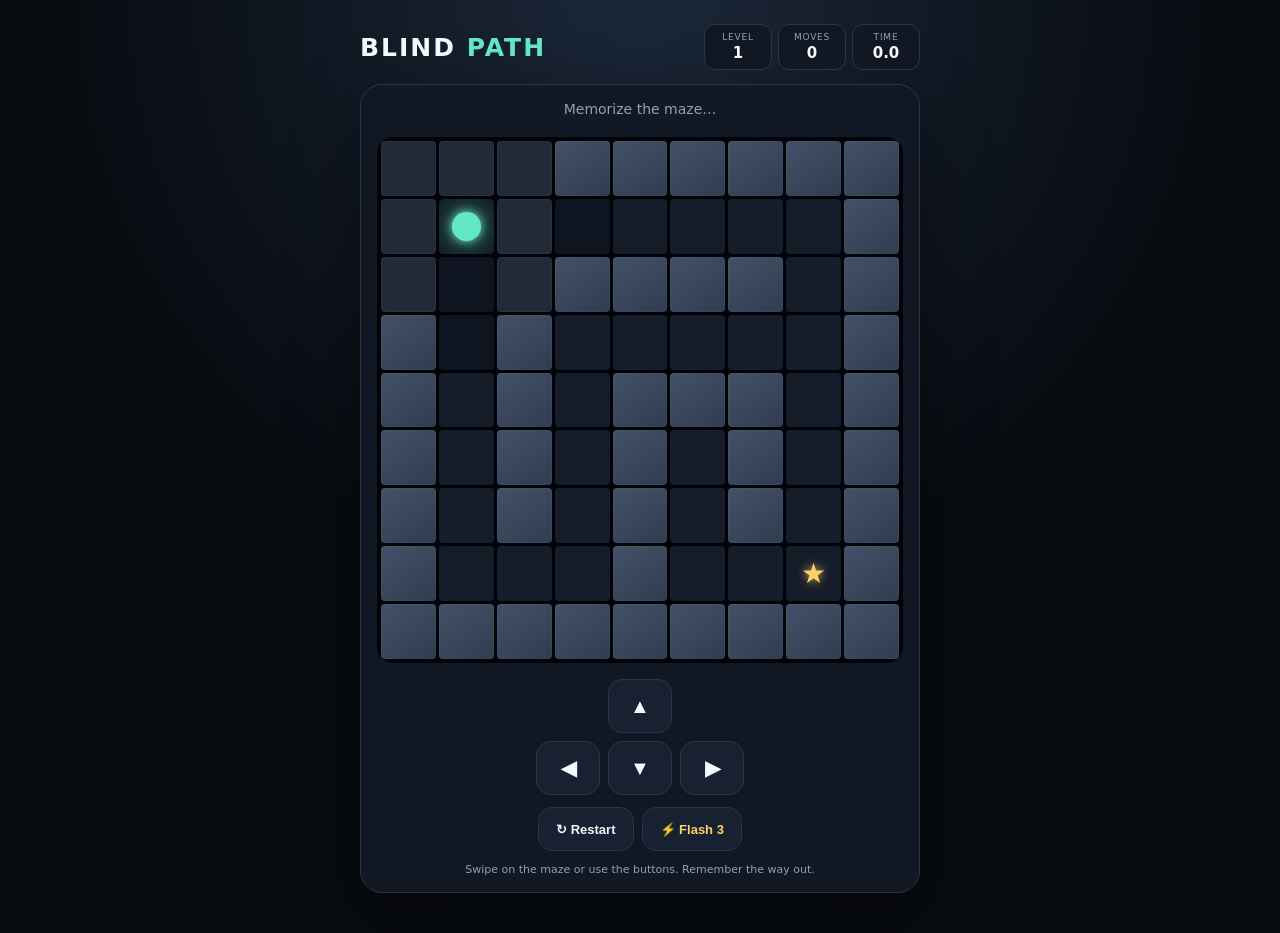
<file: backupindex.html>
<!DOCTYPE html>
<html lang="en">
<head>
<meta charset="UTF-8">
<meta name="viewport" content="width=device-width, initial-scale=1, viewport-fit=cover">
<meta name="theme-color" content="#080b10">
<title>Blind Path</title>
<style>
:root{
  --bg:#080b10;
  --panel:#121824;
  --panel2:#182131;
  --border:#2a3547;
  --text:#f4f7fb;
  --muted:#91a0b5;
  --accent:#62e6c5;
  --goal:#ffd166;
  --wall:#39465a;
  --floor:#151d2a;
  --unknown:#030509;
}
*{box-sizing:border-box}
html,body{margin:0;min-height:100%;width:100%}
body{
  min-height:100vh;
  background:radial-gradient(circle at 50% 0%,#1b2739 0%,#080b10 52%);
  color:var(--text);
  font-family:system-ui,-apple-system,"Segoe UI",Roboto,Arial,sans-serif;
  display:flex;
  justify-content:center;
  align-items:flex-start;
  padding:24px 14px 40px;
  user-select:none;
  -webkit-user-select:none;
}
.app{width:100%;max-width:560px;margin:0 auto}
.header{
  display:flex;
  align-items:center;
  justify-content:space-between;
  gap:12px;
  margin-bottom:14px;
}
.logo{
  font-size:25px;
  line-height:1;
  font-weight:900;
  letter-spacing:2px;
  white-space:nowrap;
}
.logo span{color:var(--accent)}
.stats{display:flex;gap:6px;flex:0 0 auto}
.stat{
  width:68px;
  padding:7px 5px;
  border:1px solid var(--border);
  border-radius:11px;
  background:rgba(18,24,36,.94);
  text-align:center;
}
.stat small{
  display:block;
  color:var(--muted);
  font-size:9px;
  letter-spacing:.8px;
}
.stat strong{display:block;margin-top:2px;font-size:15px}
.card{
  background:rgba(18,24,36,.96);
  border:1px solid var(--border);
  border-radius:22px;
  padding:16px;
  box-shadow:0 24px 70px rgba(0,0,0,.42);
}
.message{
  min-height:24px;
  margin:0 0 12px;
  text-align:center;
  color:var(--muted);
  font-size:14px;
}
.maze{
  width:100%;
  aspect-ratio:1/1;
  display:grid;
  gap:3px;
  padding:4px;
  background:#020307;
  border-radius:16px;
  overflow:hidden;
  touch-action:none;
}
.cell{
  position:relative;
  min-width:0;
  min-height:0;
  border-radius:4px;
  background:var(--floor);
  overflow:hidden;
}
.cell.wall{
  background:linear-gradient(145deg,#435168,#303c50);
  box-shadow:inset 0 0 0 1px rgba(255,255,255,.035);
}
.cell.explored{
  background:#0e1520;
}
.cell.explored.wall{
  background:#202a39;
}
.cell.player{z-index:5}
.cell.player::before{
  content:"";
  position:absolute;
  inset:-70%;
  border-radius:50%;
  background:radial-gradient(circle,rgba(98,230,197,.22) 0%,rgba(98,230,197,.07) 28%,transparent 65%);
}
.cell.player::after{
  content:"";
  position:absolute;
  width:52%;
  height:52%;
  left:24%;
  top:24%;
  border-radius:50%;
  background:var(--accent);
  box-shadow:0 0 9px rgba(98,230,197,.95),0 0 24px rgba(98,230,197,.5);
  animation:pulse 1.5s ease-in-out infinite;
}
@keyframes pulse{50%{transform:scale(1.1)}}
.cell.goal::after{
  content:"★";
  position:absolute;
  inset:0;
  display:grid;
  place-items:center;
  color:var(--goal);
  font-size:clamp(15px,5vw,28px);
  text-shadow:0 0 10px rgba(255,209,102,.8);
}
.cell.unknown{
  background:var(--unknown)!important;
}
.cell.unknown::before,.cell.unknown::after{display:none!important}
.controls{
  width:max-content;
  margin:16px auto 0;
  display:grid;
  grid-template-columns:repeat(3,64px);
  grid-template-rows:repeat(2,54px);
  gap:8px;
}
button{
  border:1px solid var(--border);
  background:var(--panel2);
  color:var(--text);
  border-radius:14px;
  cursor:pointer;
  -webkit-tap-highlight-color:transparent;
}
button:active{transform:scale(.94)}
.direction{font-size:20px;font-weight:800}
.actions{display:flex;justify-content:center;gap:8px;margin-top:12px}
.action{min-height:44px;padding:0 17px;font-size:13px;font-weight:700}
.action.flash{color:var(--goal)}
.help{text-align:center;color:var(--muted);font-size:11px;margin:12px 0 0}
.overlay{
  position:fixed;
  inset:0;
  display:none;
  align-items:center;
  justify-content:center;
  padding:20px;
  background:rgba(2,4,7,.8);
  backdrop-filter:blur(7px);
  z-index:20;
}
.overlay.show{display:flex}
.modal{
  width:min(370px,100%);
  padding:28px 22px;
  border:1px solid var(--border);
  border-radius:24px;
  background:var(--panel);
  text-align:center;
  box-shadow:0 30px 90px rgba(0,0,0,.55);
}
.modal h2{margin:0;font-size:24px}
.stars{margin:10px 0;color:var(--goal);font-size:38px;letter-spacing:4px}
.details{color:var(--muted);font-size:13px;margin:0 0 18px}
.primary{
  width:100%;
  min-height:48px;
  border:0;
  background:var(--accent);
  color:#06110e;
  font-size:14px;
  font-weight:900;
}
@media(max-width:430px){
  body{padding:12px 9px 28px}
  .logo{font-size:20px}
  .stats{gap:4px}
  .stat{width:57px}
  .stat small{font-size:8px}
  .stat strong{font-size:14px}
  .card{padding:11px;border-radius:18px}
  .controls{grid-template-columns:repeat(3,58px);grid-template-rows:repeat(2,50px)}
}
</style>
</head>
<body>
<main class="app">
  <header class="header">
    <div class="logo">BLIND <span>PATH</span></div>
    <div class="stats">
      <div class="stat"><small>LEVEL</small><strong id="level">1</strong></div>
      <div class="stat"><small>MOVES</small><strong id="moves">0</strong></div>
      <div class="stat"><small>TIME</small><strong id="time">0.0</strong></div>
    </div>
  </header>

  <section class="card">
    <div class="message" id="message">Memorize the maze…</div>
    <div class="maze" id="maze"></div>

    <div class="controls">
      <div></div>
      <button class="direction" data-dir="up">▲</button>
      <div></div>
      <button class="direction" data-dir="left">◀</button>
      <button class="direction" data-dir="down">▼</button>
      <button class="direction" data-dir="right">▶</button>
    </div>

    <div class="actions">
      <button class="action" id="restart">↻ Restart</button>
      <button class="action flash" id="flash">⚡ Flash <span id="flashCount">3</span></button>
    </div>

    <p class="help">Swipe on the maze or use the buttons. Remember the way out.</p>
  </section>
</main>

<div class="overlay" id="overlay">
  <div class="modal">
    <h2 id="resultTitle">Level Complete!</h2>
    <div class="stars" id="resultStars">★★★</div>
    <p class="details" id="resultDetails"></p>
    <button class="primary" id="next">Next Level</button>
  </div>
</div>

<script>
"use strict";

const TOTAL_LEVELS = 120;

function generateMaze(level) {
  // Difficulty increases gradually
  const difficulty = Math.min(level, 120);

  let size;

  if (difficulty <= 10) {
    size = 9;
  } else if (difficulty <= 30) {
    size = 11;
  } else if (difficulty <= 60) {
    size = 13;
  } else if (difficulty <= 90) {
    size = 15;
  } else {
    size = 17;
  }

  // Create completely closed maze
  const maze = Array.from(
    {length:size},
    () => Array(size).fill("#")
  );

  // Randomized DFS maze generation
  const stack = [[1,1]];
  maze[1][1] = ".";

  const directions = [
    [-2,0],
    [2,0],
    [0,-2],
    [0,2]
  ];

  while(stack.length){
    const current = stack[stack.length - 1];
    const [r,c] = current;

    const possible = directions
      .map(([dr,dc]) => [r+dr,c+dc,dr,dc])
      .filter(([nr,nc]) =>
        nr > 0 &&
        nr < size-1 &&
        nc > 0 &&
        nc < size-1 &&
        maze[nr][nc] === "#"
      );

    if(!possible.length){
      stack.pop();
      continue;
    }

    const [nr,nc,dr,dc] =
      possible[Math.floor(Math.random()*possible.length)];

    maze[r + dr/2][c + dc/2] = ".";
    maze[nr][nc] = ".";

    stack.push([nr,nc]);
  }

  // Start and goal
  maze[1][1] = "S";
  maze[size-2][size-2] = "G";

  return maze.map(row => row.join(""));
}

const SETTINGS = [
  {preview:4000, vision:2, flashes:3}, // 1
  {preview:3800, vision:2, flashes:3}, // 2
  {preview:3600, vision:2, flashes:3}, // 3
  {preview:3400, vision:2, flashes:3}, // 4
  {preview:3200, vision:2, flashes:2}, // 5

  {preview:3000, vision:2, flashes:2}, // 6
  {preview:2900, vision:2, flashes:2}, // 7
  {preview:2800, vision:2, flashes:2}, // 8
  {preview:2700, vision:2, flashes:2}, // 9
  {preview:2600, vision:2, flashes:2}, // 10

  {preview:2500, vision:1, flashes:2}, // 11
  {preview:2400, vision:1, flashes:2}, // 12
  {preview:2300, vision:1, flashes:2}, // 13
  {preview:2200, vision:1, flashes:2}, // 14
  {preview:2100, vision:1, flashes:2}, // 15

  {preview:2000, vision:1, flashes:2}  // 16+
];

const $ = id => document.getElementById(id);
const mazeEl=$("maze"), messageEl=$("message"), levelEl=$("level"),
      movesEl=$("moves"), timeEl=$("time"), flashCountEl=$("flashCount"),
      overlay=$("overlay"), resultTitle=$("resultTitle"), resultStars=$("resultStars"),
      resultDetails=$("resultDetails"), nextBtn=$("next");

let levelIndex=0, grid=[], rows=0, cols=0;
let start={r:0,c:0}, goal={r:0,c:0}, player={r:0,c:0};
let explored=new Set(), moves=0, flashes=3, preview=true, running=false, complete=false;
let startTime=0, timer=null, previewToken=0;

function loadLevel(){
  clearInterval(timer);
  previewToken++;
  const token=previewToken;
  const cfg=SETTINGS[levelIndex] || SETTINGS[0];

  moves=0; flashes=cfg.flashes; preview=true; running=false; complete=false;
  parseLevel(generateMaze(levelIndex + 1));
  player={...start};
  explored=new Set();
  reveal(player.r,player.c,cfg.vision);
  updateStats();
  timeEl.textContent="0.0";
  messageEl.textContent="Memorize the maze…";
  render();

  setTimeout(()=>{
    if(token!==previewToken || complete) return;
    preview=false; running=true; startTime=Date.now();
    messageEl.textContent="Find the exit. Trust your memory.";
    timer=setInterval(updateTimer,100);
    render();
  },cfg.preview);
}

function parseLevel(lines){
  rows=lines.length;
  cols=Math.max(...lines.map(s=>s.length));
  grid=lines.map(s=>s.padEnd(cols,"#").split(""));
  start={r:0,c:0}; goal={r:rows-1,c:cols-1};

  for(let r=0;r<rows;r++){
    for(let c=0;c<cols;c++){
      if(grid[r][c]==="S"){start={r,c};grid[r][c]="."}
      if(grid[r][c]==="G"){goal={r,c};grid[r][c]="."}
    }
  }
}

function inside(r,c){return r>=0 && r<rows && c>=0 && c<cols}
function wall(r,c){return !inside(r,c) || grid[r][c]==="#"}
function key(r,c){return r+","+c}


function render(){
  mazeEl.style.gridTemplateColumns=`repeat(${cols}, minmax(0,1fr))`;
  mazeEl.style.gridTemplateRows=`repeat(${rows}, minmax(0,1fr))`;
  mazeEl.innerHTML="";

  for(let r=0;r<rows;r++){
    for(let c=0;c<cols;c++){
      const cell=document.createElement("div");
      cell.className="cell";

      const isWall=grid[r][c]==="#";
      const isPlayer=r===player.r && c===player.c;
      const isGoal=r===goal.r && c===goal.c;

      if(isWall) cell.classList.add("wall");
      if(explored.has(key(r,c))) cell.classList.add("explored");
      if(isGoal) cell.classList.add("goal");
      if(isPlayer) cell.classList.add("player");

      if(!preview && !explored.has(key(r,c))) cell.classList.add("unknown");

      mazeEl.appendChild(cell);
    }
  }
}

function updateStats(){
  levelEl.textContent=levelIndex+1;
  movesEl.textContent=moves;
  flashCountEl.textContent=flashes;
}

function updateTimer(){
  if(!running) return;
  timeEl.textContent=((Date.now()-startTime)/1000).toFixed(1);
}

function move(dir){
  if(!running || preview || complete) return;

  const d={
    up:[-1,0], down:[1,0], left:[0,-1], right:[0,1]
  }[dir];
  if(!d) return;

  const nr=player.r+d[0], nc=player.c+d[1];

  if(wall(nr,nc)){
    messageEl.textContent="Blocked! Remember the path.";
    return;
  }

  player={r:nr,c:nc};
  moves++;
  reveal(player.r,player.c,(SETTINGS[levelIndex]||SETTINGS[0]).vision);
  updateStats();
  render();

  if(player.r===goal.r && player.c===goal.c) finish();
}

function finish(){
  complete=true; running=false; clearInterval(timer);
  const seconds=(Date.now()-startTime)/1000;
  const cfg=SETTINGS[levelIndex]||SETTINGS[0];
  let stars=1;
  if(moves <= 15 + levelIndex*4) stars++;
  if(seconds <= 20 + levelIndex*5 && flashes===cfg.flashes) stars++;

  try{
    const save=JSON.parse(localStorage.getItem("blind_path_save")||"{}");
    save.unlockedLevel=Math.max(save.unlockedLevel||1,levelIndex+2);
    save.levels=save.levels||{};
    const old=save.levels[levelIndex+1];
    save.levels[levelIndex+1]={
      bestMoves:old ? Math.min(old.bestMoves,moves) : moves,
      bestTime:old ? Math.min(old.bestTime,seconds) : seconds,
      stars:old ? Math.max(old.stars,stars) : stars
    };
    localStorage.setItem("blind_path_save",JSON.stringify(save));
  }catch(e){}

  nextBtn.textContent =
  levelIndex === TOTAL_LEVELS - 1
    ? "Play Again"
    : "Next Level";
  resultStars.textContent="★".repeat(stars)+"☆".repeat(3-stars);
  resultDetails.textContent=`${moves} moves · ${seconds.toFixed(1)} seconds · ${flashes} flashes left`;
  overlay.classList.add("show");
}
function reveal(r,c,radius){
  explored.clear() 
  for(let rr=r-radius;rr<=r+radius;rr++){
    for(let cc=c-radius;cc<=c+radius;cc++){
      if(!inside(rr,cc)) continue;

      if(Math.abs(rr-r)+Math.abs(cc-c)<=radius){
        explored.add(key(rr,cc));
      }
    }
  }
}
function flash(){
  if(!running || preview || complete || flashes<=0) return;

  flashes--;
  updateStats();

  const token=++previewToken;

  // Temporarily reveal a small area around the player
  reveal(player.r, player.c, 2);

  messageEl.textContent="⚡ FLASH — memorize it!";
  render();

  setTimeout(()=>{
    if(token!==previewToken || complete) return;

    reveal(player.r, player.c, 1);
    messageEl.textContent="Back into the dark…";
    render();
  },1500);
}

function restart(){loadLevel()}

document.querySelectorAll("[data-dir]").forEach(btn=>{
  btn.addEventListener("click",()=>move(btn.dataset.dir));
});
$("restart").addEventListener("click",restart);
$("flash").addEventListener("click",flash);
nextBtn.addEventListener("click",()=>{
  overlay.classList.remove("show");
if(levelIndex < TOTAL_LEVELS - 1){
  levelIndex++;
}else{
  levelIndex=0;
}
  loadLevel();
});

let sx=0,sy=0;
mazeEl.addEventListener("touchstart",e=>{
  const t=e.changedTouches[0]; sx=t.clientX; sy=t.clientY;
},{passive:true});
mazeEl.addEventListener("touchend",e=>{
  const t=e.changedTouches[0], dx=t.clientX-sx, dy=t.clientY-sy;
  if(Math.max(Math.abs(dx),Math.abs(dy))<25)return;
  move(Math.abs(dx)>Math.abs(dy) ? (dx>0?"right":"left") : (dy>0?"down":"up"));
},{passive:true});

document.addEventListener("keydown",e=>{
  const m={ArrowUp:"up",ArrowDown:"down",ArrowLeft:"left",ArrowRight:"right",w:"up",a:"left",s:"down",d:"right"};
  if(m[e.key]){e.preventDefault();move(m[e.key]);}
});

loadLevel();
</script>
</body>
</html>
</file>
